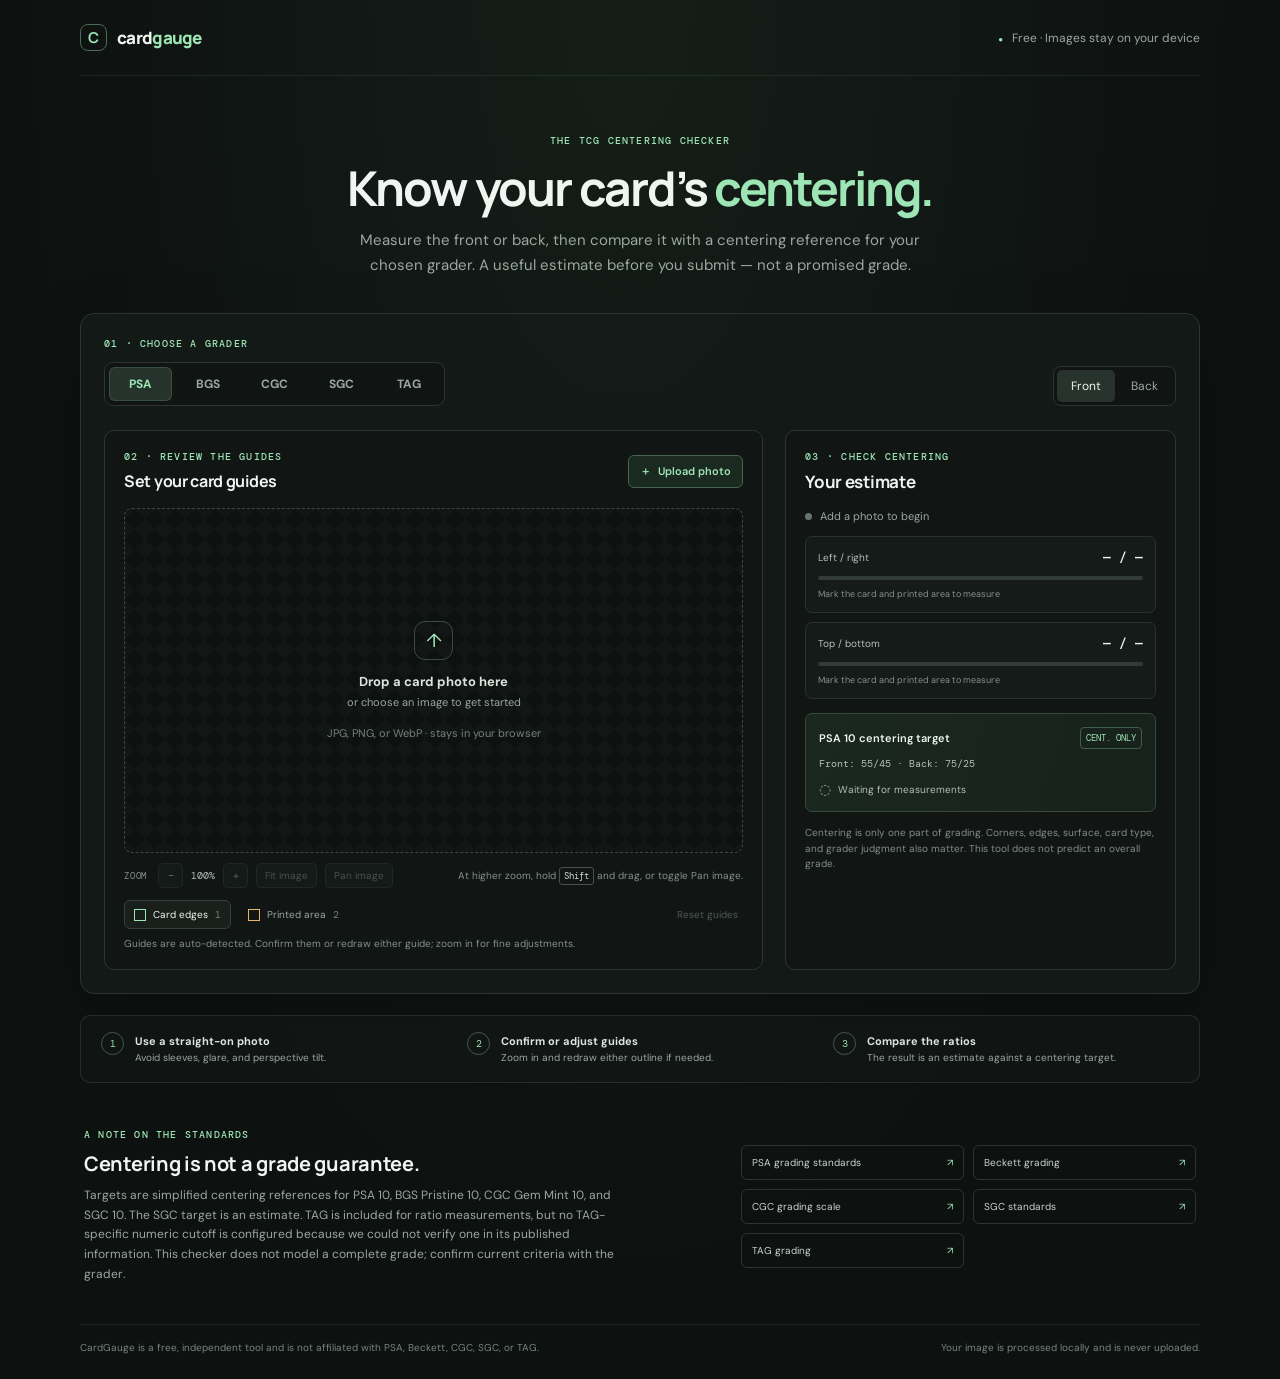
<file: index.html>
<!doctype html>
<html lang="en">
  <head>
    <meta charset="utf-8" />
    <meta name="viewport" content="width=device-width, initial-scale=1" />
    <meta
      name="description"
      content="A free, private trading card centering checker with company-specific centering estimates."
    />
    <title>CardGauge — TCG centering checker</title>
    <link rel="stylesheet" href="styles.css" />
    <script src="app.js" defer></script>
  </head>
  <body>
    <header class="topbar">
      <a class="brand" href="#" aria-label="CardGauge home">
        <span class="brand-mark" aria-hidden="true">C</span>
        <span>card<span class="brand-accent">gauge</span></span>
      </a>
      <span class="privacy-note"><span aria-hidden="true">●</span> Free · Images stay on your device</span>
    </header>

    <main>
      <section class="intro">
        <p class="eyebrow">THE TCG CENTERING CHECKER</p>
        <h1>Know your card’s <span>centering.</span></h1>
        <p class="intro-copy">
          Measure the front or back, then compare it with a centering reference for your chosen
          grader. A useful estimate before you submit — not a promised grade.
        </p>
      </section>

      <section class="workspace" aria-label="Centering checker">
        <div class="workspace-heading">
          <div>
            <p class="step-label">01 <span>·</span> CHOOSE A GRADER</p>
            <div class="company-picker" role="group" aria-label="Grading company">
              <button class="company-button selected" type="button" data-company="psa" aria-pressed="true">PSA</button>
              <button class="company-button" type="button" data-company="bgs" aria-pressed="false">BGS</button>
              <button class="company-button" type="button" data-company="cgc" aria-pressed="false">CGC</button>
              <button class="company-button" type="button" data-company="sgc" aria-pressed="false">SGC</button>
              <button class="company-button" type="button" data-company="tag" aria-pressed="false">TAG</button>
            </div>
          </div>
          <div class="side-picker" role="group" aria-label="Card side">
            <button class="side-button selected" type="button" data-side="front" aria-pressed="true">Front</button>
            <button class="side-button" type="button" data-side="back" aria-pressed="false">Back</button>
          </div>
        </div>

        <div class="checker-grid">
          <section class="image-panel" aria-labelledby="image-title">
            <div class="section-heading">
              <div>
                <p class="step-label">02 <span>·</span> REVIEW THE GUIDES</p>
                <h2 id="image-title">Set your card guides</h2>
              </div>
              <label class="upload-button" for="image-upload">
                <span aria-hidden="true">＋</span> Upload photo
              </label>
              <input id="image-upload" type="file" accept="image/*" />
            </div>

            <div class="canvas-wrap" id="canvas-wrap">
              <canvas id="card-canvas" aria-label="Card photo. Drag to mark card and printed-area edges."></canvas>
              <div class="empty-state" id="empty-state">
                <div class="upload-icon" aria-hidden="true">↑</div>
                <strong>Drop a card photo here</strong>
                <span>or choose an image to get started</span>
                <small>JPG, PNG, or WebP · stays in your browser</small>
              </div>
            </div>

            <div class="image-controls" aria-label="Image zoom controls">
              <span class="zoom-label">ZOOM</span>
              <button class="zoom-button" id="zoom-out" type="button" aria-label="Zoom out" disabled>−</button>
              <span id="zoom-level" aria-live="polite">100%</span>
              <button class="zoom-button" id="zoom-in" type="button" aria-label="Zoom in" disabled>＋</button>
              <button class="zoom-reset" id="zoom-reset" type="button" disabled>Fit image</button>
              <button class="zoom-reset" id="pan-toggle" type="button" aria-pressed="false" disabled>Pan image</button>
              <span class="pan-help">At higher zoom, hold <kbd>Shift</kbd> and drag, or toggle Pan image.</span>
            </div>

            <div class="guide-tools">
              <div class="guide-selectors" role="group" aria-label="Guide to edit">
                <button class="guide-button selected" type="button" data-guide="card" aria-pressed="true">
                  <span class="guide-swatch outer" aria-hidden="true"></span> Card edges
                  <span class="guide-status" id="card-status">1</span>
                </button>
                <button class="guide-button" type="button" data-guide="art" aria-pressed="false">
                  <span class="guide-swatch inner" aria-hidden="true"></span> Printed area
                  <span class="guide-status" id="art-status">2</span>
                </button>
              </div>
              <button class="reset-button" id="reset-guides" type="button" disabled>Reset guides</button>
            </div>
            <p class="canvas-help" id="canvas-help">Guides are auto-detected. Confirm them or redraw either guide; zoom in for fine adjustments.</p>
          </section>

          <aside class="results-panel" aria-labelledby="results-title">
            <p class="step-label">03 <span>·</span> CHECK CENTERING</p>
            <h2 id="results-title">Your estimate</h2>

            <div class="result-status" id="result-status">
              <span class="status-dot" aria-hidden="true"></span>
              <span id="status-text">Add a photo to begin</span>
            </div>

            <div class="ratio-card">
              <div class="ratio-heading">
                <span>Left / right</span>
                <span class="ratio-value" id="horizontal-ratio">— / —</span>
              </div>
              <div class="ratio-track"><span id="horizontal-bar"></span></div>
              <p id="horizontal-detail">Mark the card and printed area to measure</p>
            </div>
            <div class="ratio-card">
              <div class="ratio-heading">
                <span>Top / bottom</span>
                <span class="ratio-value" id="vertical-ratio">— / —</span>
              </div>
              <div class="ratio-track"><span id="vertical-bar"></span></div>
              <p id="vertical-detail">Mark the card and printed area to measure</p>
            </div>

            <div class="target-card">
              <div class="target-topline">
                <span id="target-name">PSA 10 centering target</span>
                <span class="target-badge">CENT. ONLY</span>
              </div>
              <p id="target-description">Front: 55/45 · Back: 75/25</p>
              <div class="target-check" id="target-check">
                <span aria-hidden="true">◌</span>
                <span>Waiting for measurements</span>
              </div>
            </div>
            <div class="grade-estimate" id="grade-estimate" hidden aria-live="polite">
              <p class="step-label">ESTIMATED GRADE · CENTERING ONLY</p>
              <strong id="grade-estimate-value">Waiting for measurements</strong>
              <p id="grade-estimate-detail">
                A rough centering estimate only. Corners, edges, and surface are not checked.
              </p>
            </div>
            <p class="disclaimer">
              Centering is only one part of grading. Corners, edges, surface, card type, and grader
              judgment also matter. This tool does not predict an overall grade.
            </p>
          </aside>
        </div>
      </section>

      <section class="how-it-works" aria-label="How the checker works">
        <div>
          <span class="how-number">1</span>
          <p><strong>Use a straight-on photo</strong><br />Avoid sleeves, glare, and perspective tilt.</p>
        </div>
        <div>
          <span class="how-number">2</span>
          <p><strong>Confirm or adjust guides</strong><br />Zoom in and redraw either outline if needed.</p>
        </div>
        <div>
          <span class="how-number">3</span>
          <p><strong>Compare the ratios</strong><br />The result is an estimate against a centering target.</p>
        </div>
      </section>

      <section class="standards" aria-labelledby="standards-title">
        <div>
          <p class="eyebrow">A NOTE ON THE STANDARDS</p>
          <h2 id="standards-title">Centering is not a grade guarantee.</h2>
          <p>
            Targets are simplified centering references for PSA 10, BGS Pristine 10, CGC Gem Mint
            10, and SGC 10. The SGC target is an estimate. TAG is included for ratio measurements,
            but no TAG-specific numeric cutoff is configured because we could not verify one in its
            published information. This checker does not model a complete grade; confirm current
            criteria with the grader.
          </p>
        </div>
        <div class="source-links">
          <a href="https://www.psacard.com/gradingstandards" target="_blank" rel="noreferrer">PSA grading standards <span aria-hidden="true">↗</span></a>
          <a href="https://www.beckett.com/grading" target="_blank" rel="noreferrer">Beckett grading <span aria-hidden="true">↗</span></a>
          <a href="https://www.cgccards.com/card-grading/grading-scale/" target="_blank" rel="noreferrer">CGC grading scale <span aria-hidden="true">↗</span></a>
          <a href="https://www.gosgc.com/card-grading/standards" target="_blank" rel="noreferrer">SGC standards <span aria-hidden="true">↗</span></a>
          <a href="https://taggrading.com/" target="_blank" rel="noreferrer">TAG grading <span aria-hidden="true">↗</span></a>
        </div>
      </section>
    </main>

    <dialog class="detection-dialog" id="detection-dialog" aria-labelledby="detection-title">
      <div class="dialog-icon" aria-hidden="true">⌖</div>
      <p class="eyebrow">AUTO-DETECTION COMPLETE</p>
      <h2 id="detection-title">Are these guides accurate?</h2>
      <p class="dialog-copy">
        We’ve marked the card edges and estimated the printed area. Check both outlines against
        your photo. If anything looks off, adjust the guides manually — zoom in for precision.
      </p>
      <div class="dialog-actions">
        <button class="dialog-secondary" id="adjust-guides" type="button">No, adjust manually</button>
        <button class="dialog-primary" id="confirm-guides" type="button">Yes, looks accurate</button>
      </div>
    </dialog>

    <footer>
      <span>CardGauge is a free, independent tool and is not affiliated with PSA, Beckett, CGC, SGC, or TAG.</span>
      <span>Your image is processed locally and is never uploaded.</span>
    </footer>
  </body>
</html>
</file>
<file: styles.css>
@import url("https://fonts.googleapis.com/css2?family=DM+Mono:wght@400;500&family=DM+Sans:wght@400;500;600;700&family=Manrope:wght@500;600;700;800&display=swap");

:root {
  color-scheme: dark;
  --bg: #0d1110;
  --surface: #141a18;
  --surface-raised: #1a211e;
  --line: #2c3531;
  --text: #f1f5f2;
  --muted: #9ba7a0;
  --green: #9de5b4;
  --green-dark: #182820;
  --mono: "DM Mono", monospace;
  --sans: "DM Sans", sans-serif;
  --display: "Manrope", sans-serif;
}

* {
  box-sizing: border-box;
}

body {
  min-width: 320px;
  margin: 0;
  background:
    radial-gradient(ellipse at 49% 0, rgba(84, 131, 97, 0.11), transparent 38rem),
    var(--bg);
  color: var(--text);
  font-family: var(--sans);
  font-size: 14px;
}

button,
input {
  font: inherit;
}

button {
  color: inherit;
}

.topbar,
main,
footer {
  width: min(1120px, calc(100% - 48px));
  margin-inline: auto;
}

.topbar {
  height: 76px;
  display: flex;
  align-items: center;
  justify-content: space-between;
  border-bottom: 1px solid rgba(151, 170, 158, 0.12);
}

.brand {
  display: inline-flex;
  align-items: center;
  gap: 10px;
  color: var(--text);
  font: 800 17px var(--display);
  letter-spacing: -0.7px;
  text-decoration: none;
}

.brand-mark {
  width: 27px;
  height: 27px;
  display: grid;
  place-items: center;
  border: 1px solid #4b6d55;
  border-radius: 8px;
  color: var(--green);
  font: 700 15px var(--display);
}

.brand-accent {
  color: var(--green);
}

.privacy-note {
  color: var(--muted);
  font-size: 12px;
}

.privacy-note span {
  margin-right: 6px;
  color: var(--green);
  font-size: 8px;
}

.intro {
  max-width: 700px;
  margin: 58px auto 36px;
  text-align: center;
}

.eyebrow,
.step-label {
  margin: 0;
  color: var(--green);
  font: 500 10px var(--mono);
  letter-spacing: 1.2px;
}

h1,
h2,
p {
  margin-top: 0;
}

h1 {
  margin: 14px 0 13px;
  font: 700 clamp(32px, 5vw, 48px)/1.12 var(--display);
  letter-spacing: -2.2px;
}

h1 span {
  color: var(--green);
}

.intro-copy {
  max-width: 580px;
  margin: 0 auto;
  color: var(--muted);
  font-size: 15px;
  line-height: 1.65;
}

.workspace {
  padding: 23px;
  border: 1px solid var(--line);
  border-radius: 14px;
  background: rgba(20, 26, 24, 0.94);
  box-shadow: 0 24px 70px rgba(0, 0, 0, 0.18);
}

.workspace-heading,
.section-heading,
.ratio-heading,
.target-topline,
.guide-tools {
  display: flex;
  align-items: center;
  justify-content: space-between;
}

.company-picker {
  display: flex;
  gap: 4px;
  margin-top: 12px;
  padding: 4px;
  border: 1px solid var(--line);
  border-radius: 9px;
  background: #101513;
}

.company-button,
.side-button,
.guide-button,
.reset-button {
  border: 0;
  cursor: pointer;
}

.company-button {
  min-width: 63px;
  padding: 9px 12px;
  border-radius: 6px;
  background: transparent;
  color: var(--muted);
  font-size: 12px;
  font-weight: 700;
}

.company-button.selected {
  background: #26332c;
  color: var(--green);
  box-shadow: inset 0 0 0 1px rgba(157, 229, 180, 0.16);
}

.side-picker {
  display: flex;
  align-self: flex-end;
  gap: 2px;
  padding: 3px;
  border: 1px solid var(--line);
  border-radius: 8px;
  background: #101513;
}

.side-button {
  padding: 8px 14px;
  border-radius: 5px;
  background: transparent;
  color: var(--muted);
  font-size: 12px;
}

.side-button.selected {
  background: #29332e;
  color: var(--text);
}

.checker-grid {
  display: grid;
  grid-template-columns: minmax(0, 1.35fr) minmax(290px, 0.8fr);
  gap: 22px;
  margin-top: 24px;
}

.image-panel,
.results-panel {
  min-width: 0;
  padding: 19px;
  border: 1px solid var(--line);
  border-radius: 10px;
  background: #111614;
}

.section-heading {
  gap: 10px;
  margin-bottom: 16px;
}

h2 {
  margin: 7px 0 0;
  font: 700 17px var(--display);
  letter-spacing: -0.3px;
}

.section-heading h2 {
  font-size: 16px;
}

.upload-button {
  display: inline-flex;
  align-items: center;
  gap: 7px;
  padding: 8px 11px;
  border: 1px solid #47644e;
  border-radius: 6px;
  background: #1b2a20;
  color: var(--green);
  font-size: 11px;
  font-weight: 600;
  cursor: pointer;
  white-space: nowrap;
}

.upload-button:hover {
  background: #23392a;
}

#image-upload {
  position: absolute;
  width: 1px;
  height: 1px;
  overflow: hidden;
  clip: rect(0, 0, 0, 0);
  white-space: nowrap;
  clip-path: inset(50%);
}

#image-upload:focus-visible + .upload-button,
.upload-button:has(+ #image-upload:focus-visible) {
  outline: 2px solid var(--green);
}

.canvas-wrap {
  position: relative;
  display: grid;
  min-height: 345px;
  place-items: center;
  overflow: hidden;
  border: 1px dashed #3b4741;
  border-radius: 8px;
  background:
    linear-gradient(45deg, rgba(255, 255, 255, 0.018) 25%, transparent 25%),
    linear-gradient(-45deg, rgba(255, 255, 255, 0.018) 25%, transparent 25%),
    linear-gradient(45deg, transparent 75%, rgba(255, 255, 255, 0.018) 75%),
    linear-gradient(-45deg, transparent 75%, rgba(255, 255, 255, 0.018) 75%),
    #0d1210;
  background-size: 20px 20px;
}

#card-canvas {
  display: none;
  width: 100%;
  height: 100%;
  max-height: 480px;
  touch-action: none;
  cursor: crosshair;
}

.canvas-wrap.has-image #card-canvas {
  display: block;
}

.empty-state {
  display: flex;
  flex-direction: column;
  align-items: center;
  padding: 36px 10px;
  color: var(--muted);
  pointer-events: none;
}

.canvas-wrap.has-image .empty-state {
  display: none;
}

.upload-icon {
  width: 39px;
  height: 39px;
  display: grid;
  place-items: center;
  margin-bottom: 13px;
  border: 1px solid #3c4b42;
  border-radius: 11px;
  color: var(--green);
  font-size: 19px;
}

.empty-state strong {
  margin-bottom: 5px;
  color: #dbe3dd;
  font-size: 13px;
}

.empty-state span,
.empty-state small {
  font-size: 11px;
}

.empty-state small {
  margin-top: 17px;
  color: #738078;
}

.canvas-wrap.is-dragging {
  border-color: var(--green);
}

.image-controls {
  display: flex;
  align-items: center;
  gap: 8px;
  margin-top: 10px;
  color: #b4c0b8;
  font: 10px var(--mono);
}

.zoom-label {
  margin-right: 3px;
  color: #849189;
  font-size: 9px;
  letter-spacing: 0.8px;
}

.zoom-button,
.zoom-reset {
  min-width: 25px;
  height: 25px;
  padding: 0 6px;
  border: 1px solid #35423a;
  border-radius: 5px;
  background: #19211c;
  color: var(--text);
  cursor: pointer;
}

.zoom-button:hover:not(:disabled),
.zoom-reset:hover:not(:disabled) {
  border-color: #66816d;
}

.zoom-reset.selected {
  border-color: #66816d;
  background: #26332c;
  color: var(--green);
}

.zoom-button:disabled,
.zoom-reset:disabled {
  opacity: 0.4;
  cursor: default;
}

.zoom-reset {
  width: auto;
  padding-inline: 8px;
  color: var(--muted);
  font: 10px var(--sans);
}

.pan-help {
  margin-left: auto;
  color: #849189;
  font: 10px var(--sans);
}

kbd {
  padding: 2px 4px;
  border: 1px solid #465249;
  border-radius: 3px;
  color: #d3ddd5;
  font: 9px var(--mono);
}

.detection-dialog {
  width: min(440px, calc(100% - 32px));
  padding: 28px;
  border: 1px solid #3c5042;
  border-radius: 12px;
  background: #151c18;
  color: var(--text);
  box-shadow: 0 24px 90px rgba(0, 0, 0, 0.55);
}

.detection-dialog::backdrop {
  background: rgba(5, 9, 7, 0.78);
  backdrop-filter: blur(4px);
}

.dialog-icon {
  width: 38px;
  height: 38px;
  display: grid;
  place-items: center;
  margin-bottom: 18px;
  border: 1px solid #49654f;
  border-radius: 10px;
  color: var(--green);
  font-size: 21px;
}

.detection-dialog h2 {
  margin: 8px 0 10px;
  font-size: 21px;
}

.dialog-copy {
  margin: 0;
  color: var(--muted);
  font-size: 12px;
  line-height: 1.65;
}

.dialog-actions {
  display: flex;
  justify-content: flex-end;
  flex-wrap: wrap;
  gap: 9px;
  margin-top: 22px;
}

.dialog-actions button {
  min-height: 36px;
  padding: 8px 12px;
  border-radius: 6px;
  font-size: 11px;
  font-weight: 600;
  cursor: pointer;
}

.dialog-secondary {
  border: 1px solid #39463e;
  background: #1b231e;
  color: #c4cec7;
}

.dialog-primary {
  border: 1px solid #8cc99e;
  background: var(--green);
  color: #112017;
}

.guide-tools {
  gap: 10px;
  margin-top: 12px;
}

.guide-selectors {
  display: flex;
  flex-wrap: wrap;
  gap: 7px;
}

.guide-button {
  display: inline-flex;
  align-items: center;
  gap: 7px;
  padding: 7px 9px;
  border: 1px solid transparent;
  border-radius: 6px;
  background: transparent;
  color: var(--muted);
  font-size: 10px;
}

.guide-button.selected {
  border-color: #344139;
  background: #19201c;
  color: var(--text);
}

.guide-swatch {
  width: 12px;
  height: 12px;
  border: 1px solid var(--green);
}

.guide-swatch.inner {
  border-color: #e5b76a;
}

.guide-status {
  color: #738078;
  font: 10px var(--mono);
}

.guide-button.done .guide-status {
  color: var(--green);
}

.reset-button {
  padding: 5px;
  background: transparent;
  color: var(--muted);
  font-size: 10px;
}

.reset-button:disabled {
  opacity: 0.45;
  cursor: default;
}

.canvas-help {
  margin: 8px 0 0;
  color: #839088;
  font-size: 10px;
}

.results-panel h2 {
  margin: 7px 0 16px;
}

.result-status {
  display: flex;
  align-items: center;
  gap: 8px;
  margin-bottom: 13px;
  color: var(--muted);
  font-size: 11px;
}

.status-dot {
  width: 7px;
  height: 7px;
  border-radius: 50%;
  background: #68756d;
}

.result-status.pass .status-dot,
.result-status.fail .status-dot {
  background: var(--green);
  box-shadow: 0 0 9px rgba(157, 229, 180, 0.5);
}

.result-status.fail .status-dot {
  background: #e5b76a;
  box-shadow: 0 0 9px rgba(229, 183, 106, 0.35);
}

.ratio-card {
  margin-top: 9px;
  padding: 12px;
  border: 1px solid #29332e;
  border-radius: 7px;
  background: #151b18;
}

.ratio-heading {
  color: #b4c0b8;
  font-size: 10px;
}

.ratio-value {
  color: var(--text);
  font: 500 13px var(--mono);
}

.ratio-track {
  height: 4px;
  margin: 10px 0 8px;
  overflow: hidden;
  border-radius: 9px;
  background: #303c35;
}

.ratio-track span {
  display: block;
  width: 0;
  height: 100%;
  border-radius: inherit;
  background: var(--green);
  transition: width 180ms ease;
}

.ratio-card p {
  margin: 0;
  color: #849189;
  font-size: 9px;
}

.target-card {
  margin-top: 14px;
  padding: 13px;
  border: 1px solid #354a3b;
  border-radius: 7px;
  background: linear-gradient(110deg, #1a2820, #18211c);
}

.target-topline {
  gap: 8px;
  font-size: 11px;
  font-weight: 600;
}

.target-badge {
  padding: 4px 5px;
  border: 1px solid #405f49;
  border-radius: 4px;
  color: var(--green);
  font: 9px var(--mono);
  white-space: nowrap;
}

.target-card > p {
  margin: 8px 0 10px;
  color: #b4c0b8;
  font: 10px var(--mono);
}

.target-check {
  display: flex;
  align-items: center;
  gap: 7px;
  color: #b2bdb5;
  font-size: 10px;
}

.target-check > span:first-child {
  font-size: 14px;
  color: #99a89e;
}

.target-check.pass,
.target-check.pass > span:first-child {
  color: var(--green);
}

.target-check.fail,
.target-check.fail > span:first-child {
  color: #e5b76a;
}

.grade-estimate {
  margin-top: 10px;
  padding: 12px 13px;
  border: 1px solid #354a3b;
  border-radius: 7px;
  background: #151d18;
}

.grade-estimate[hidden] {
  display: none;
}

.grade-estimate strong {
  display: block;
  margin-top: 7px;
  color: var(--green);
  font: 700 15px var(--display);
  letter-spacing: -0.2px;
}

.grade-estimate.below strong,
.grade-estimate.unavailable strong {
  color: #e5b76a;
}

.grade-estimate > p:last-child {
  margin: 6px 0 0;
  color: #9ba79f;
  font-size: 10px;
  line-height: 1.5;
}

.disclaimer {
  margin: 13px 0 0;
  color: #818d85;
  font-size: 10px;
  line-height: 1.55;
}

.how-it-works {
  display: grid;
  grid-template-columns: repeat(3, 1fr);
  gap: 20px;
  margin: 21px 0 45px;
  padding: 16px 20px;
  border: 1px solid rgba(44, 53, 49, 0.8);
  border-radius: 10px;
  background: rgba(20, 26, 24, 0.6);
}

.how-it-works > div {
  display: flex;
  align-items: flex-start;
  gap: 11px;
}

.how-number {
  width: 23px;
  height: 23px;
  flex: 0 0 auto;
  display: grid;
  place-items: center;
  border: 1px solid #43594a;
  border-radius: 50%;
  color: var(--green);
  font: 10px var(--mono);
}

.how-it-works p {
  margin: 1px 0 0;
  color: var(--muted);
  font-size: 10px;
  line-height: 1.55;
}

.how-it-works strong {
  color: #dce5de;
  font-size: 11px;
}

.standards {
  display: grid;
  grid-template-columns: 1fr 0.75fr;
  gap: 50px;
  padding: 0 4px 39px;
}

.standards h2 {
  margin: 9px 0;
  font-size: 20px;
}

.standards > div:first-child > p:last-child {
  max-width: 550px;
  margin: 0;
  color: var(--muted);
  font-size: 12px;
  line-height: 1.65;
}

.source-links {
  display: grid;
  grid-template-columns: repeat(2, 1fr);
  gap: 9px;
  align-content: center;
}

.source-links a {
  padding: 10px;
  border: 1px solid var(--line);
  border-radius: 6px;
  color: #cbd5ce;
  font-size: 10px;
  text-decoration: none;
}

.source-links a span {
  float: right;
  color: var(--green);
}

.source-links a:hover {
  border-color: #54705a;
  color: var(--green);
}

footer {
  display: flex;
  justify-content: space-between;
  gap: 20px;
  padding: 16px 0 25px;
  border-top: 1px solid rgba(151, 170, 158, 0.12);
  color: #79857e;
  font-size: 10px;
}

button:focus-visible,
a:focus-visible,
.upload-button:focus-visible {
  outline: 2px solid var(--green);
  outline-offset: 3px;
}

@media (max-width: 760px) {
  .checker-grid {
    grid-template-columns: 1fr;
  }

  .canvas-wrap {
    min-height: 310px;
  }

  .results-panel {
    display: grid;
    grid-template-columns: 1fr 1fr;
    column-gap: 12px;
  }

  .results-panel > .step-label,
  .results-panel > h2,
  .results-panel > .result-status,
  .results-panel > .target-card,
  .results-panel > .grade-estimate,
  .results-panel > .disclaimer {
    grid-column: 1 / -1;
  }

  .results-panel > .ratio-card {
    align-self: stretch;
  }

  .target-card {
    margin-top: 13px;
  }

  .standards {
    grid-template-columns: 1fr;
    gap: 20px;
  }
}

@media (max-width: 520px) {
  .topbar,
  main,
  footer {
    width: min(100% - 28px, 1120px);
  }

  .topbar {
    height: 62px;
  }

  .privacy-note {
    font-size: 10px;
  }

  .intro {
    margin: 40px auto 26px;
  }

  h1 {
    letter-spacing: -1.4px;
  }

  .intro-copy {
    font-size: 13px;
  }

  .workspace {
    padding: 14px;
  }

  .workspace-heading {
    align-items: flex-start;
    flex-wrap: wrap;
    gap: 13px;
  }

  .side-picker {
    align-self: flex-end;
    margin-left: auto;
  }

  .company-button {
    min-width: 49px;
    padding-inline: 9px;
  }

  .image-panel,
  .results-panel {
    padding: 13px;
  }

  .canvas-wrap {
    min-height: 260px;
  }

  .guide-tools {
    align-items: flex-start;
  }

  .image-controls {
    flex-wrap: wrap;
  }

  .pan-help {
    width: 100%;
    margin: 2px 0 0;
  }

  .dialog-actions {
    flex-direction: column-reverse;
  }

  .dialog-actions button {
    width: 100%;
  }

  .guide-selectors {
    flex-direction: column;
  }

  .reset-button {
    margin-top: 7px;
  }

  .how-it-works {
    grid-template-columns: 1fr;
    gap: 14px;
    margin-bottom: 34px;
  }

  .source-links {
    grid-template-columns: 1fr 1fr;
  }

  footer {
    flex-direction: column;
    gap: 7px;
  }
}
</file>
